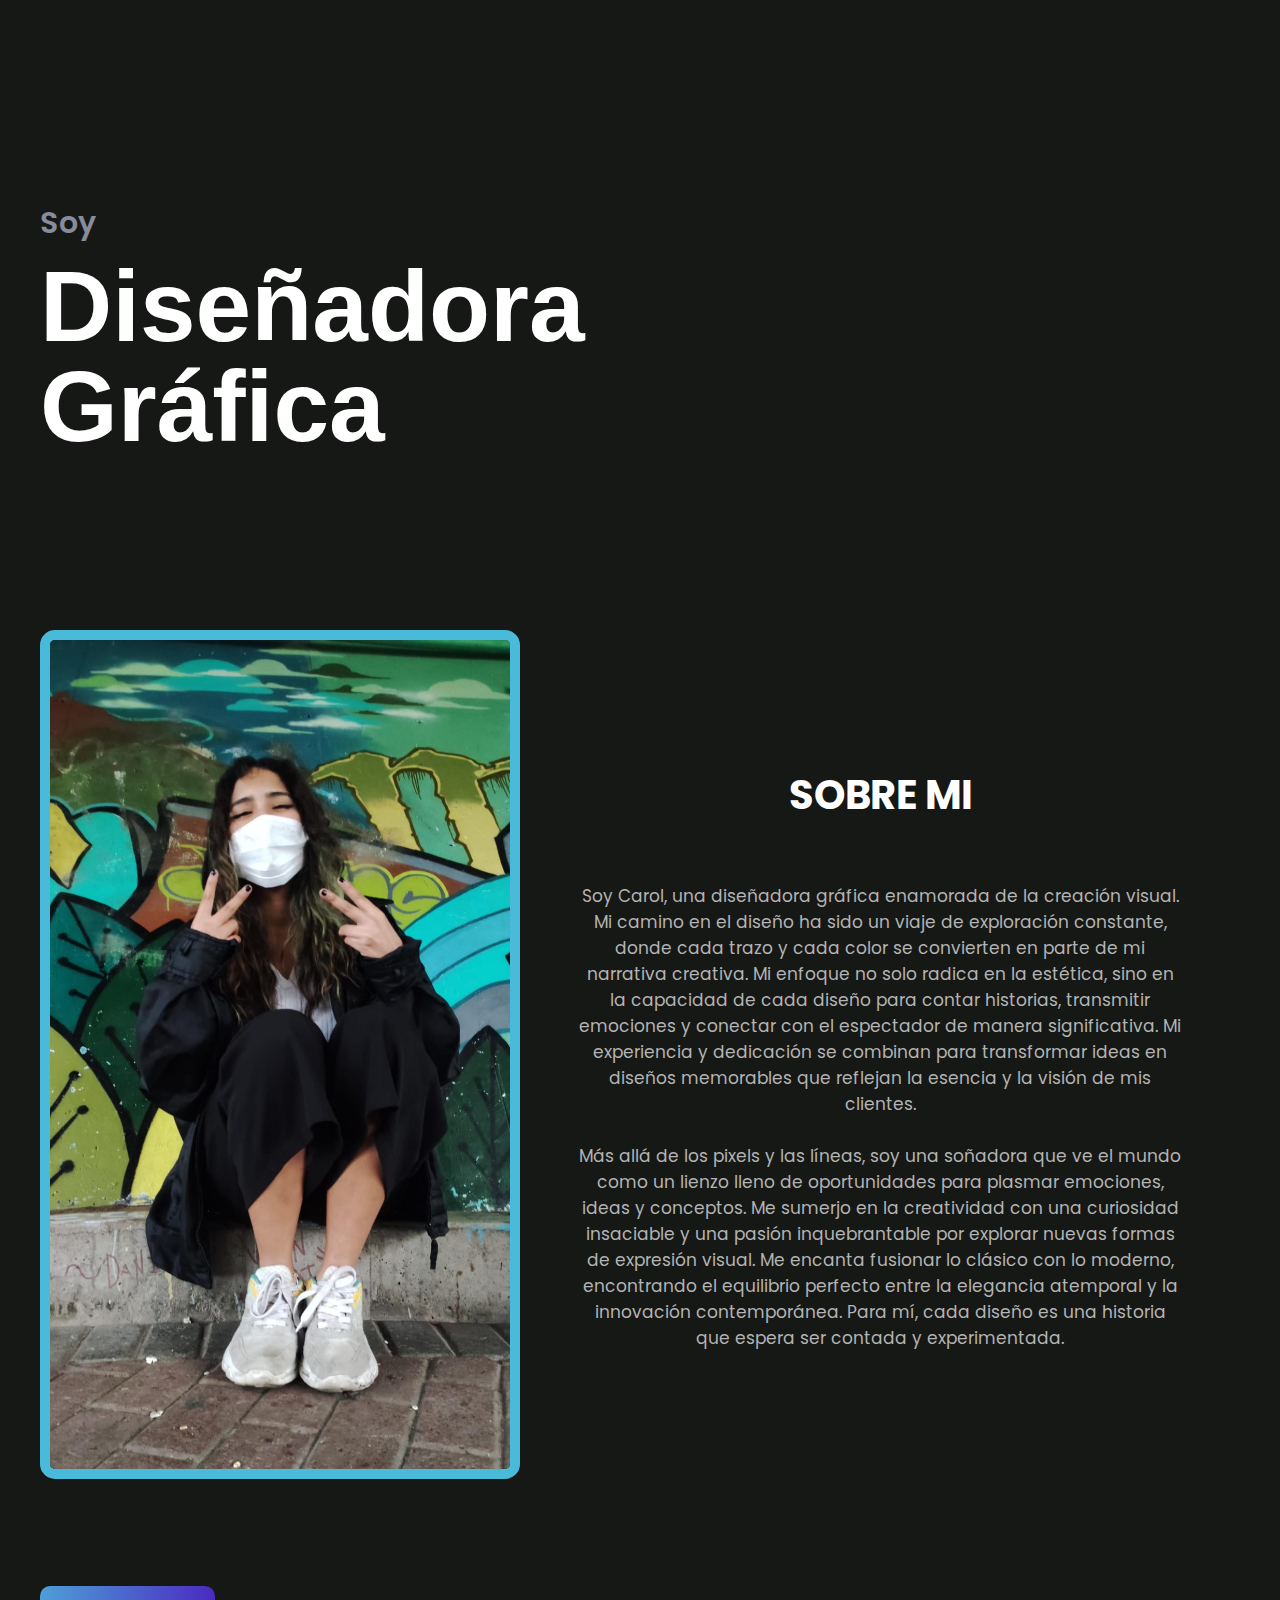
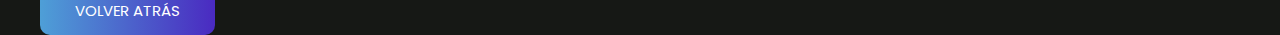
<file: about.html>
<!DOCTYPE html>
<html lang="en">

<head>
    <meta charset="UTF-8">
    <meta name="viewport" content="width=device-width, initial-scale=1.0">
    <title>Sobre mi</title>
    <link rel="stylesheet" href="about.css">
</head>

<body>

    <header class="header">
        <div class="header-content container">
            <div class="header-txt">
                <span>Soy</span>
                <h1>Diseñadora Gráfica</h1>
            </div>
        </div>
    </header>

    <section class="about container">
        <div class="about-img">
            <img src="img/about-2.jpg" alt="">
        </div>

        <div class="about-txt">
            <h2>Sobre mi</h2>
            <p>
                Soy Carol, una diseñadora gráfica enamorada de la creación visual. Mi camino en el diseño ha sido un viaje de exploración constante, donde cada trazo y cada color se convierten en parte de mi narrativa
                creativa. Mi enfoque no solo radica en la estética, sino en la capacidad de cada diseño para contar historias, transmitir emociones y conectar con el espectador de manera significativa. Mi experiencia y dedicación se combinan para transformar ideas en diseños memorables que reflejan la esencia y la visión
                de mis clientes. <br> <br>

                Más allá de los pixels y las líneas, soy una soñadora que ve el mundo como un lienzo lleno de
                oportunidades para plasmar emociones, ideas y conceptos. Me sumerjo en la creatividad con una curiosidad
                insaciable y una pasión inquebrantable por explorar nuevas formas de expresión visual. Me encanta
                fusionar lo clásico con lo moderno, encontrando el equilibrio perfecto entre la elegancia atemporal y la
                innovación contemporánea. Para mí, cada diseño es una historia que espera ser contada y experimentada.
            </p>
        </div>
    </section>

    <footer class="footer">
        <div class="footer-content container">
            <div class="link">
                <a href="index.html" class="btn-1">volver atrás</a> <br>
            </div>
        </div>
    </footer>

</body>

</html>
</file>
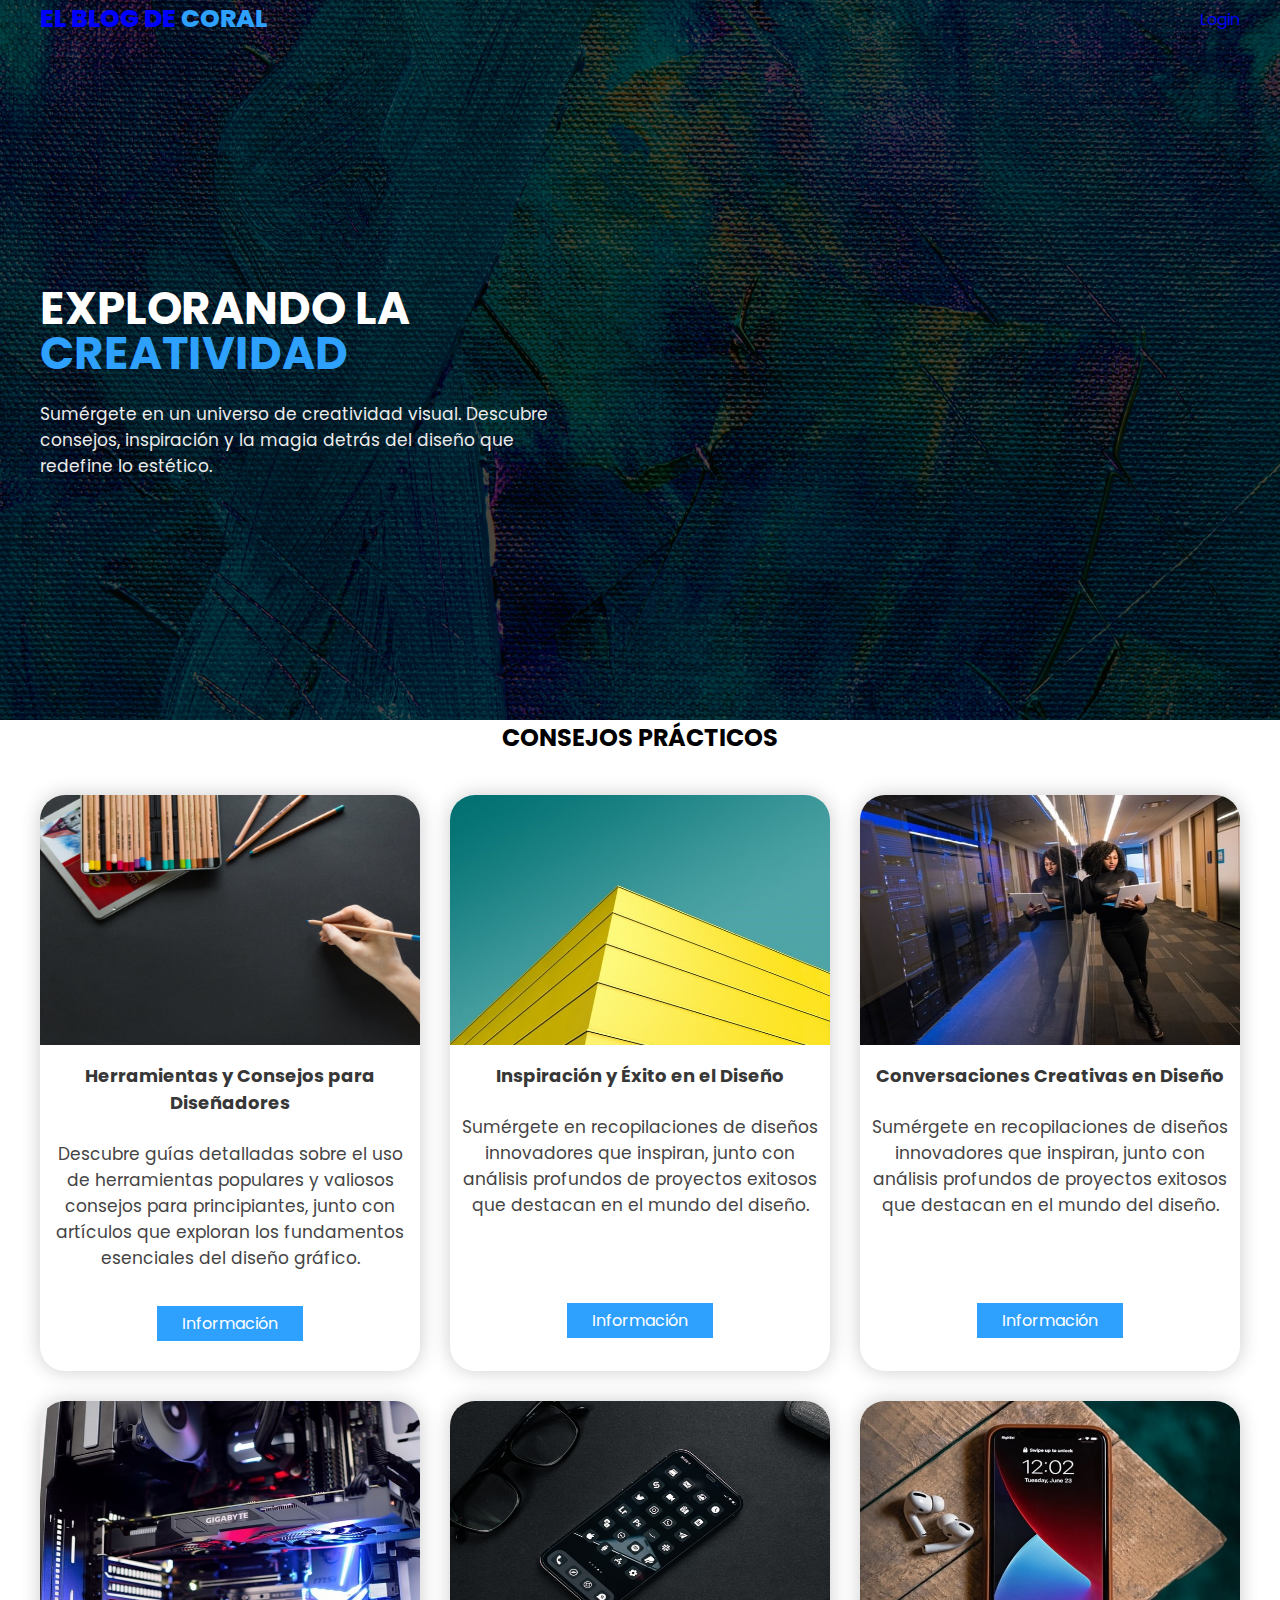
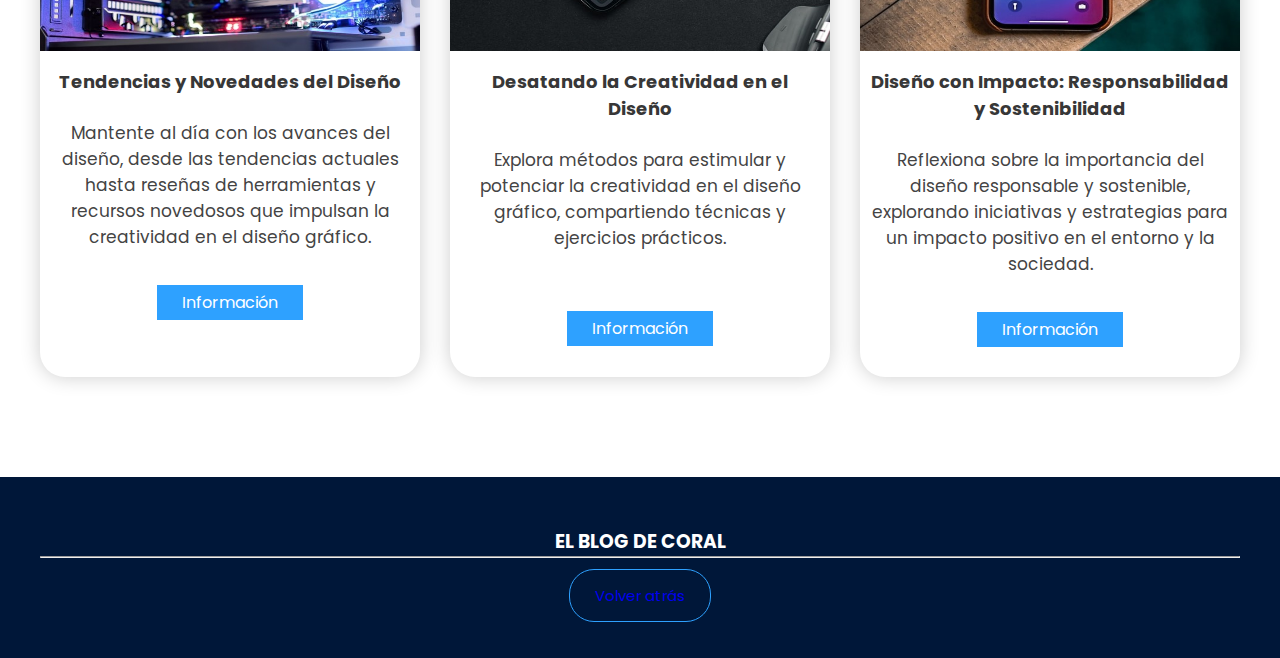
<file: Blog1.html>
<!DOCTYPE html>
<html lang="en">

<head>
    <meta charset="UTF-8">
    <meta name="viewport" content="width=device-width, initial-scale=1.0">
    <title>Mi Blog de Diseño</title>
    <link rel="stylesheet" href="Blog1.css">

<body>
    <header class="header">
        <div class="menu container">
            <a href="#" class="logo">El Blog de <span>Coral</span></a>
            <nav class="navbar">
                <ul>
                    <li><a href="https://accounts.google.com/AccountChooser/signinchooser?service=mail&continue=https%3A%2F%2Fmail.google.com%2Fmail%2F&flowName=GlifWebSignIn&flowEntry=AccountChooser&ec=asw-gmail-globalnav-signin&theme=glif">Login</a></li>
                </ul>
            </nav>
        </div>

        <div class="header-content container">
            <div class="header-txt">

                <h1>EXPLORANDO LA<SPAN> CREATIVIDAD</SPAN></h1>
                <P>Sumérgete en un universo de creatividad visual. Descubre consejos, inspiración y la magia detrás del
                    diseño que redefine lo estético.</P>
            </div>
        </div>
    </header>

    <main class="temas container">

        <h2>CONSEJOS PRÁCTICOS</h2>

        <div class="temas-content">
            <div class="tema">
                <img src="Blog1/post-4.jpg" alt="">
                    <div class="tema-txt">
                    <h3>Herramientas y Consejos para Diseñadores</h3>
                    <p>Descubre guías detalladas sobre el uso de herramientas populares y valiosos consejos para
                        principiantes, junto con artículos que exploran los fundamentos esenciales del diseño gráfico.
                    </p>
                    <a href="https://blog.hubspot.es/marketing/elementos-diseno-grafico" class="btn-1">Información</a>
                </div>
            </div>
            <div class="tema">
                <img src="Blog1/post-7.jpg" alt="">
                <div class="tema-txt">
                    <h3>Inspiración y Éxito en el Diseño</h3>
                    <p>Sumérgete en recopilaciones de diseños innovadores que inspiran, junto con análisis profundos de proyectos exitosos que destacan en el mundo del diseño.
                    </p> <br> <br>
                    <a href="https://www.tripadvisor.com.pe/Attractions-g294316-Activities-c49-t1-Lima_Lima_Region.html" class="btn-1">Información</a>
                </div>
            </div>
            <div class="tema">
                <img src="Blog1/post-2.jpg" alt="">
                <div class="tema-txt">
                    <h3>Conversaciones Creativas en Diseño</h3>
                    <p>Sumérgete en recopilaciones de diseños innovadores que inspiran, junto con análisis profundos de proyectos exitosos que destacan en el mundo del diseño.
                    </p> <br> <br>
                    <a href="https://www.artemiranda.es/blog/index.php/category/entrevistas_artistas_cursos/" class="btn-1">Información</a>
                </div>
            </div>
            <div class="tema">
                <img src="Blog1/post-5.jpg" alt="">
                <div class="tema-txt">
                    <h3>Tendencias y Novedades del Diseño</h3>
                    <p>Mantente al día con los avances del diseño, desde las tendencias actuales hasta reseñas de herramientas y recursos novedosos que impulsan la creatividad en el diseño gráfico.
                    </p>
                    <a href="https://www.thepowermba.com/es/blog/tendencias-de-diseno-grafico" class="btn-1">Información</a>
                </div>
            </div>
            <div class="tema">
                <img src="Blog1/post-6.jpg" alt="">
                <div class="tema-txt">
                    <h3>Desatando la Creatividad en el Diseño</h3>
                    <p>Explora métodos para estimular y potenciar la creatividad en el diseño gráfico, compartiendo técnicas y ejercicios prácticos.
                    </p> <br>
                    <a href="https://ts2.space/es/desatando-la-creatividad-el-papel-de-la-ia-en-el-arte-y-el-diseno/#gsc.tab=0" class="btn-1">Información</a>
                </div>
            </div>
            <div class="tema">
                <img src="Blog1/post-3.jpg" alt="">
                <div class="tema-txt">
                    <h3>Diseño con Impacto: Responsabilidad y Sostenibilidad</h3>
                    <p>Reflexiona sobre la importancia del diseño responsable y sostenible, explorando iniciativas y estrategias para un impacto positivo en el entorno y la sociedad.
                    </p>
                    <a href="https://responsabilidadsocial.net/disenos-sustentables-el-diseno-como-actividad-social/" class="btn-1">Información</a>
                </div>
            </div>
        </div>
    </main>

    <footer class="footer">
        <div class="footer-content container">
            <div class="link">
                <h3>EL BLOG DE CORAL</h3> <hr> <br>
                <a href="index.html" class="btn-2">Volver atrás</a>
            </div>
        </div>
    </footer>

</body>

</html>
</file>
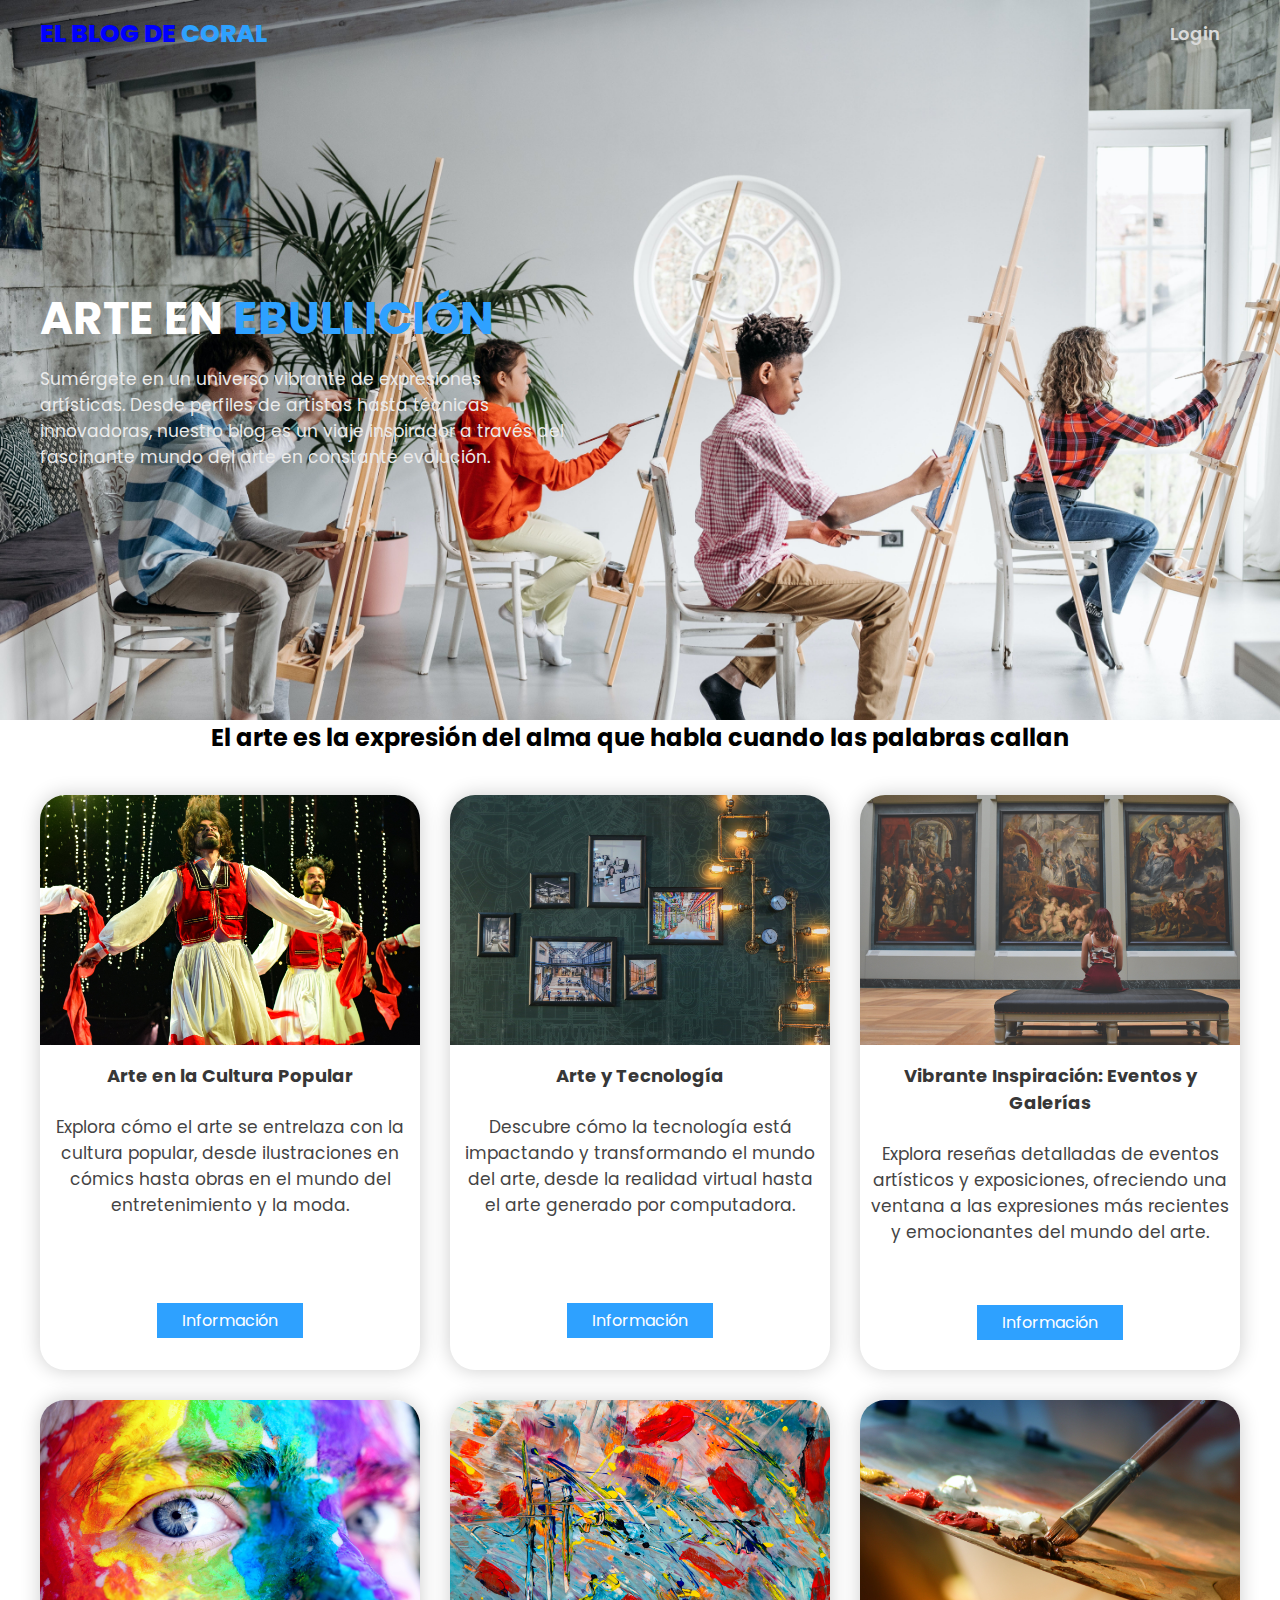
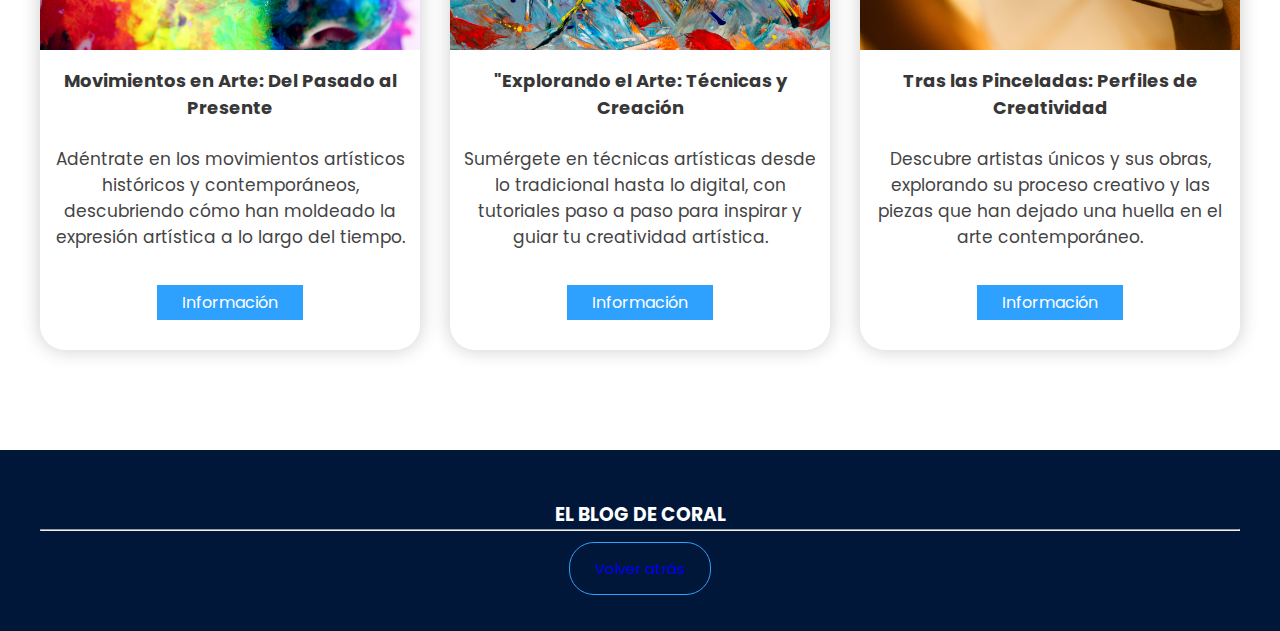
<file: Blog3.html>
<!DOCTYPE html>
<html lang="en">

<head>
    <meta charset="UTF-8">
    <meta name="viewport" content="width=device-width, initial-scale=1.0">
    <title>Mi Blog de Diseño</title>
    <link rel="stylesheet" href="Blog3.css">

<body>
    <header class="header">
        <div class="menu container">
            <a href="#" class="logo">El Blog de <span>Coral</span></a>
            <nav class="navbar">
                <ul>
                    <li><a href="https://accounts.google.com/AccountChooser/signinchooser?service=mail&continue=https%3A%2F%2Fmail.google.com%2Fmail%2F&flowName=GlifWebSignIn&flowEntry=AccountChooser&ec=asw-gmail-globalnav-signin&theme=glif">Login</a></li>
                </ul>
            </nav>
        </div>

        <div class="header-content container">
            <div class="header-txt">
                <h1>ARTE EN<SPAN> EBULLICIÓN</SPAN></h1>
                <P>Sumérgete en un universo vibrante de expresiones artísticas. Desde perfiles de artistas hasta técnicas innovadoras, nuestro blog es un viaje inspirador a través del fascinante mundo del arte en constante evolución.</P>
            </div>
        </div>
    </header>

    <main class="temas container">

        <h2>El arte es la expresión del alma que habla cuando las palabras callan</h2>

        <div class="temas-content">
            <div class="tema">
                <img src="Blog3/post-1.jpg" alt="">
                    <div class="tema-txt">
                    <h3>Arte en la Cultura Popular</h3>
                    <p>Explora cómo el arte se entrelaza con la cultura popular, desde ilustraciones en cómics hasta obras en el mundo del entretenimiento y la moda.
                    </p> <br> <br>
                    <a href="https://es.wikipedia.org/wiki/Artes_y_tradiciones_populares" class="btn-1">Información</a>
                </div>
            </div>
            <div class="tema">
                <img src="Blog3/post-2.jpg" alt="">
                <div class="tema-txt">
                    <h3>Arte y Tecnología</h3>
                    <p>Descubre cómo la tecnología está impactando y transformando el mundo del arte, desde la realidad virtual hasta el arte generado por computadora.
                    </p> <br> <br>
                    <a href="https://www.anahuac.mx/mexico/noticias/Fusion-perfecta-Arte-y-tecnologia" class="btn-1">Información</a>
                </div>
            </div>
            <div class="tema">
                <img src="Blog3/post-3.jpg" alt="">
                <div class="tema-txt">
                    <h3>Vibrante Inspiración: Eventos y Galerías</h3>
                    <p>Explora reseñas detalladas de eventos artísticos y exposiciones, ofreciendo una ventana a las expresiones más recientes y emocionantes del mundo del arte.
                    </p> <br>
                    <a href="https://enlima.pe/agenda/exposiciones" class="btn-1">Información</a>
                </div>
            </div>
            <div class="tema">
                <img src="Blog3/post-4.jpg" alt="">
                <div class="tema-txt">
                    <h3>Movimientos en Arte: Del Pasado al Presente</h3>
                    <p> Adéntrate en los movimientos artísticos históricos y contemporáneos, descubriendo cómo han moldeado la expresión artística a lo largo del tiempo.
                    </p>
                    <a href="https://www.escueladesarts.com/blog/movimientos-artisticos-importantes-historia/" class="btn-1">Información</a>
                </div>
            </div>
            <div class="tema">
                <img src="Blog3/post-5.jpg" alt="">
                <div class="tema-txt">
                    <h3>"Explorando el Arte: Técnicas y Creación</h3>
                    <p> Sumérgete en técnicas artísticas desde lo tradicional hasta lo digital, con tutoriales paso a paso para inspirar y guiar tu creatividad artística.
                    </p> 
                    <a href="https://www.youtube.com/playlist?list=PLaaCw50nOBXWtKeycCC0Uaz2rLyX7oAm1" class="btn-1">Información</a>
                </div>
            </div>
            <div class="tema">
                <img src="Blog3/post-6.jpg" alt="">
                <div class="tema-txt">
                    <h3>Tras las Pinceladas: Perfiles de Creatividad</h3>
                    <p>Descubre artistas únicos y sus obras, explorando su proceso creativo y las piezas que han dejado una huella en el arte contemporáneo.
                    </p>
                    <a href="https://www.elledecor.com/es/arte/a39595095/cuadros-famosos-historia-obras-arte/" class="btn-1">Información</a>
                </div>
            </div>
        </div>
    </main>

    <footer class="footer">
        <div class="footer-content container">
            <div class="link">
                <h3>EL BLOG DE CORAL</h3> <hr> <br>
                <a href="index.html" class="btn-2">Volver atrás</a>
            </div>
        </div>
    </footer>

</body>

</html>
</file>
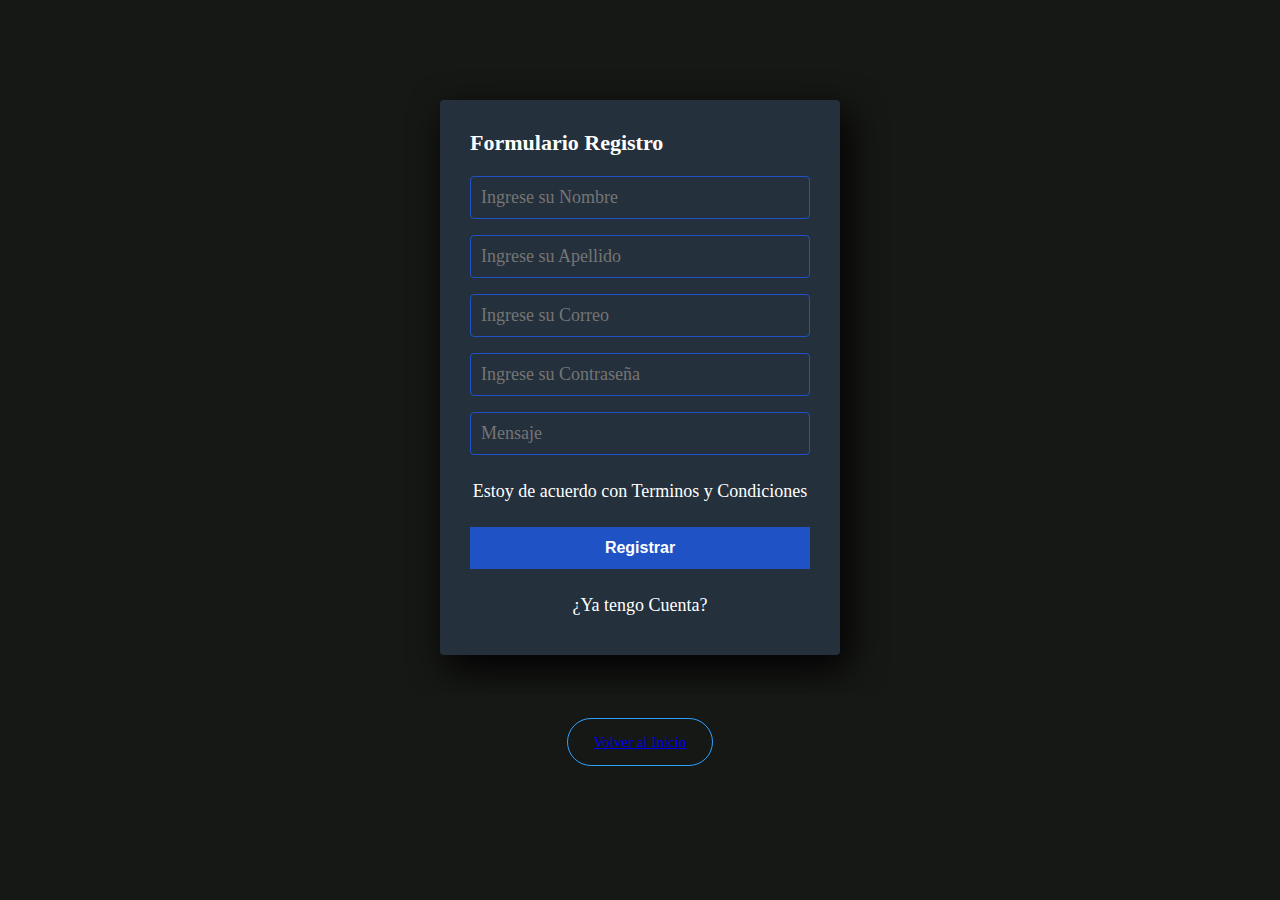
<file: form.html>
<!DOCTYPE html>
<html lang="en">

<head>
    <meta charset="UTF-8">
    <meta name="viewport" content="width=device-width, initial-scale=1.0">
    <meta http-equiv="X-UA-Compatible" content="ie=edge">
    <link rel="stylesheet" href="form.css">
    <link rel="shortcut icon" href="img/icon.png" type="image/x-icon">
    <title>Formulario Registro</title>
</head>

<body>
    <section class="form-register">
        <h4>Formulario Registro</h4>
        <input class="controls" type="text" name="nombres" id="nombres" placeholder="Ingrese su Nombre">
        <input class="controls" type="text" name="apellidos" id="apellidos" placeholder="Ingrese su Apellido">
        <input class="controls" type="email" name="correo" id="correo" placeholder="Ingrese su Correo">
        <input class="controls" type="password" name="correo" id="correo" placeholder="Ingrese su Contraseña">
        <input class="controls" type="messenger" name="correo" id="correo" placeholder="Mensaje">
        <p>Estoy de acuerdo con <a href="#">Terminos y Condiciones</a></p>
        <div>
            <input class="botons" type="submit" name="Registrar" value="Registrar" />
        </div>
        <p><a href="#">¿Ya tengo Cuenta?</a></p>
    </section>

    <footer class="footer">
        <div class="footer-content container">
            <div class="link">
                <a href="index.html" class="btn-1">Volver al Inicio</a> <br>
            </div>
            
        </div>
    </footer>

</body>

</html>
</file>
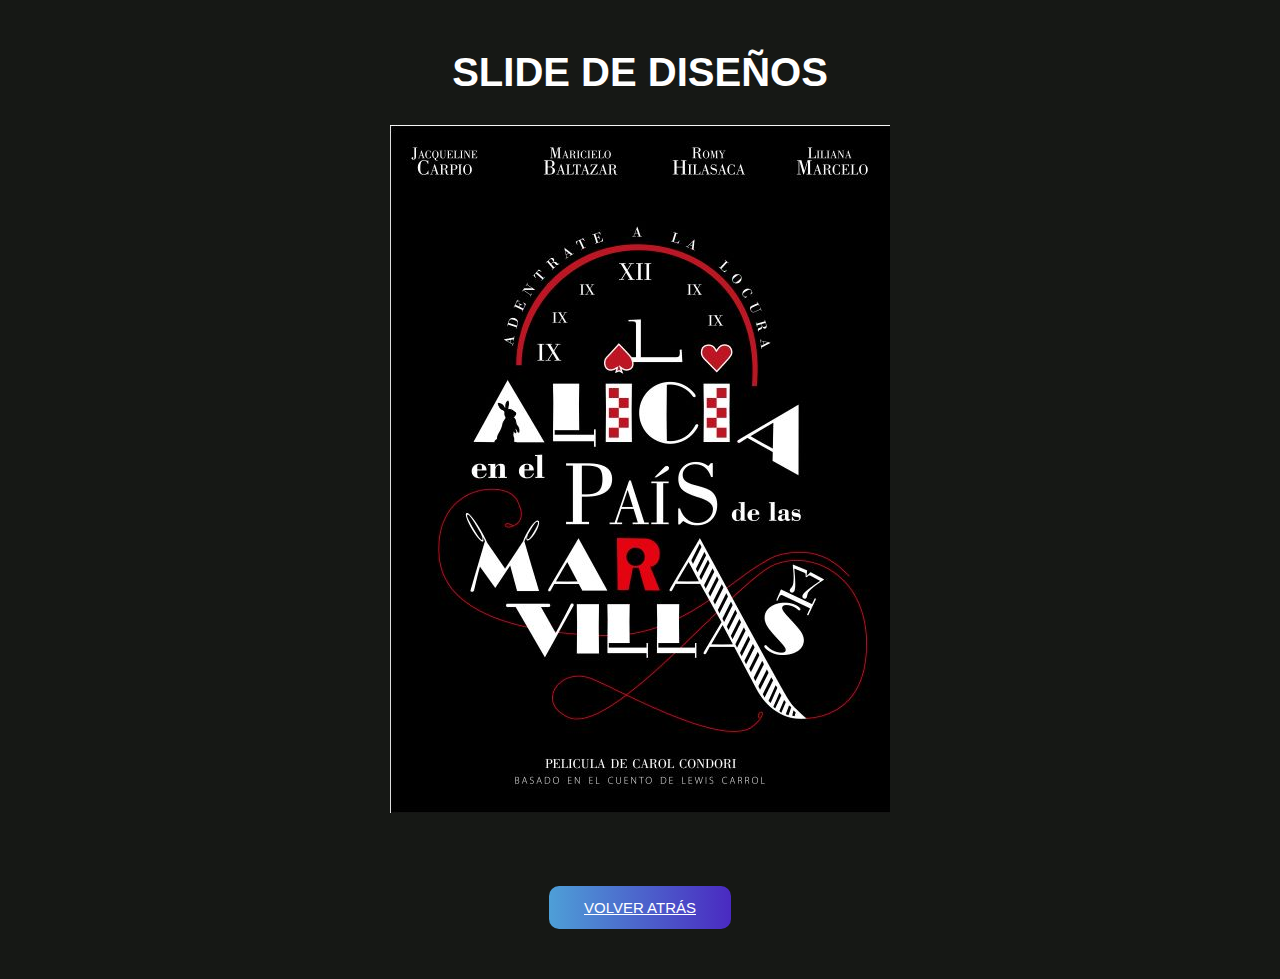
<file: portfolio1.html>
<!DOCTYPE html>
<html lang="es">
<head>
    <meta charset="UTF-8">
    <meta name="viewport" content="width=device-width, initial-scale=1.0">
    <title>Galeria</title>
    <link rel="stylesheet" href="portfolio1.css">
    <link rel="shortcut icon" href="img/icon.png" type="image/x-icon">
</head>
<body>

    <h2 class="titulo">SLIDE DE DISEÑOS</h2>
    
    <div class="slider-box">
        <ul>
            <li>
                <img src="diseños/dis1.jpg" alt="">
            </li>
            <li>
                <img src="diseños/dis2.jpg" alt="">
            </li>
            <li>
                <img src="diseños/dis3.jpg" alt="">
            </li>
            <li>
                <img src="diseños/dis4.jpg" alt="">
            </li>
        </ul>
    </div>

    <footer class="footer">
        <div class="footer-content container">
            <div class="link">
                <a href="index.html" class="btn-1">Volver atrás</a>
            </div>
        </div>
    </footer>
</body>
</html>
</file>
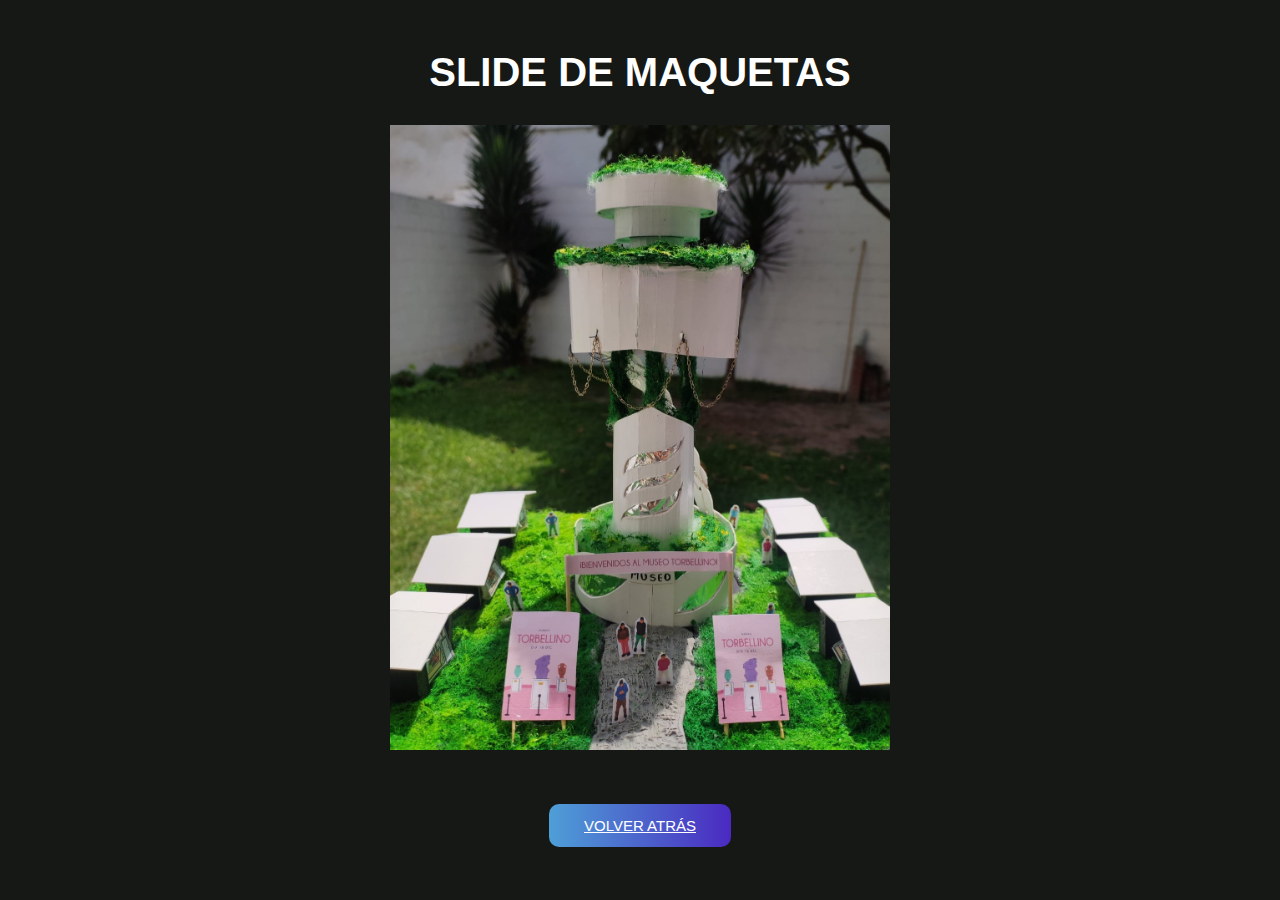
<file: portfolio2.html>
<!DOCTYPE html>
<html lang="es">
<head>
    <meta charset="UTF-8">
    <meta name="viewport" content="width=device-width, initial-scale=1.0">
    <title>Galeria</title>
    <link rel="stylesheet" href="portfolio2.css">
    <link rel="shortcut icon" href="img/icon.png" type="image/x-icon">
</head>
<body>

    <h2 class="titulo">SLIDE DE MAQUETAS</h2>
    
    <div class="slider-box">
        <ul>
            <li>
                <img src="maquetas/maq-1.jpg" alt="">
            </li>
            <li>
                <img src="maquetas/maq-2.jpg" alt="">
            </li>
            <li>
                <img src="maquetas/maq-3.jpg" alt="">
            </li>
            <li>
                <img src="maquetas/maq-4.jpg" alt="">
            </li>
            
        </ul>
    </div>

    <footer class="footer">
        <div class="footer-content container">
            <div class="link">
                <a href="index.html" class="btn-1">Volver atrás</a>
            </div>
        </div>
    </footer>
</body>
</html>
</file>
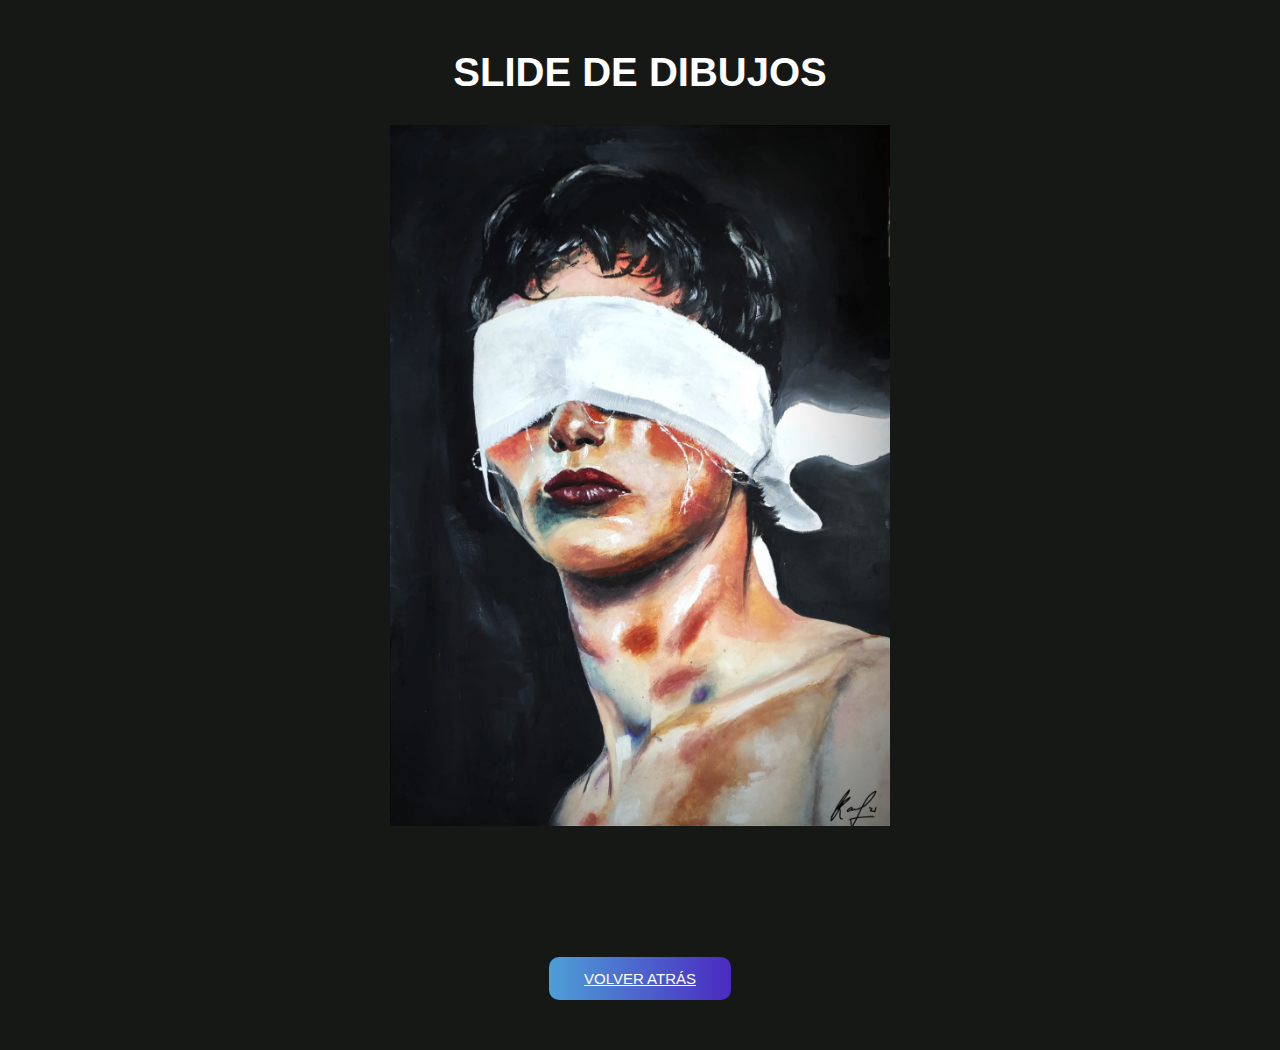
<file: portfolio3.html>
<!DOCTYPE html>
<html lang="es">
<head>
    <meta charset="UTF-8">
    <meta name="viewport" content="width=device-width, initial-scale=1.0">
    <title>Galeria</title>
    <link rel="stylesheet" href="portfolio3.css">
    <link rel="shortcut icon" href="img/icon.png" type="image/x-icon">
</head>
<body>

    <h2 class="titulo">SLIDE DE DIBUJOS</h2>
    
    <div class="slider-box">
        <ul>
            <li>
                <img src="dibujos/dib1.jpg" alt="">
            </li>
            <li>
                <img src="dibujos/dib2.jpg" alt="">
            </li>
            <li>
                <img src="dibujos/dib3.jpg" alt="">
            </li>
            <li>
                <img src="dibujos/dib4.jpg" alt="">
            </li>
        </ul>
    </div>

    <footer class="footer">
        <div class="footer-content container">
            <div class="link">
                <a href="index.html" class="btn-1">Volver atrás</a>
            </div>
        </div>
    </footer>
</body>
</html>
</file>
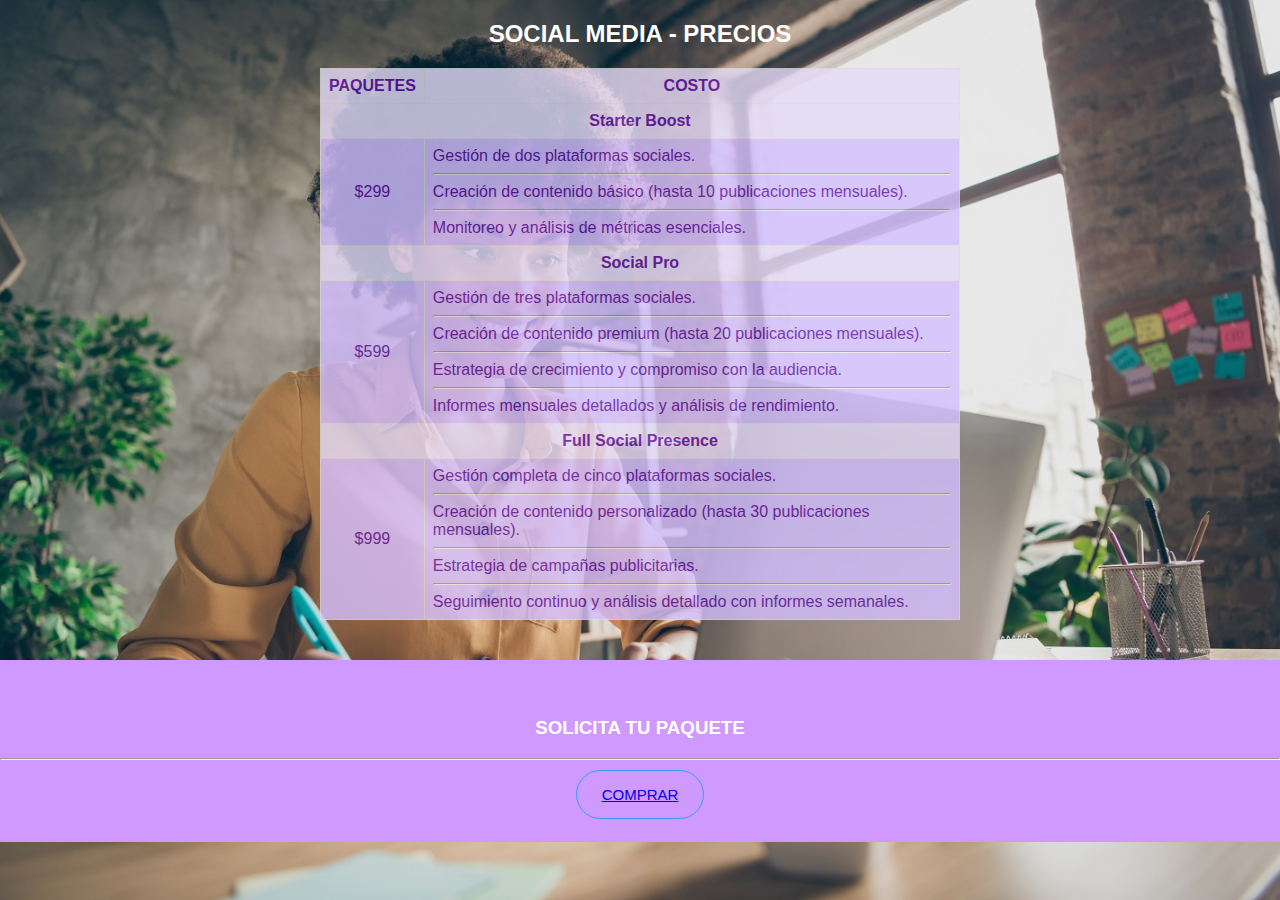
<file: servicio1.html>
<!DOCTYPE html>
<html lang="en">
<head>
    <meta charset="UTF-8">
    <meta name="viewport" content="width=device-width, initial-scale=1.0">
    <title>Social Media - Precios</title>
    <link rel="stylesheet" href="servicio1.css">
</head>
<body>
  
    <h2>SOCIAL MEDIA - PRECIOS</h2>

    <table class="lila-claro">
        <thead>
            <tr>
                <th class="centrar">PAQUETES</th>
                <th class="centrar">COSTO</th>
            </tr>
        </thead>
        <tbody>
            <tr>
                <th colspan="2" class="centrar">Starter Boost</th>
            </tr>

            <tr>
                <td class="centrar"> $299</td>
                <td>Gestión de dos plataformas sociales. <hr>
                    Creación de contenido básico (hasta 10 publicaciones mensuales). <hr>
                    Monitoreo y análisis de métricas esenciales.</td>
            </tr>

            <tr>
                <th colspan="2" class="centrar">Social Pro</th>
            </tr>

            <tr>
                <td class="centrar">$599</td>
                <td>Gestión de tres plataformas sociales. <hr>
                    Creación de contenido premium (hasta 20 publicaciones mensuales). <hr>
                    Estrategia de crecimiento y compromiso con la audiencia. <hr>
                    Informes mensuales detallados y análisis de rendimiento.</td>
            </tr>

            <tr>
                <th colspan="2" class="centrar">Full Social Presence</th>
            </tr>

            <tr>
                <td class="centrar"> $999</td>
                <td>Gestión completa de cinco plataformas sociales. <hr>
                    Creación de contenido personalizado (hasta 30 publicaciones mensuales). <hr>
                    Estrategia de campañas publicitarias. <hr>
                    Seguimiento continuo y análisis detallado con informes semanales.</td>
            </tr>

    </table>

    <footer class="footer">
        <div class="footer-content container">
            <div class="link">
                <h3>SOLICITA TU PAQUETE</h3> <hr> <br>
                <a href="form.html" class="btn-2">COMPRAR</a> <br>
            </div>
            
        </div>
    </footer>

</body>
</html>
</file>
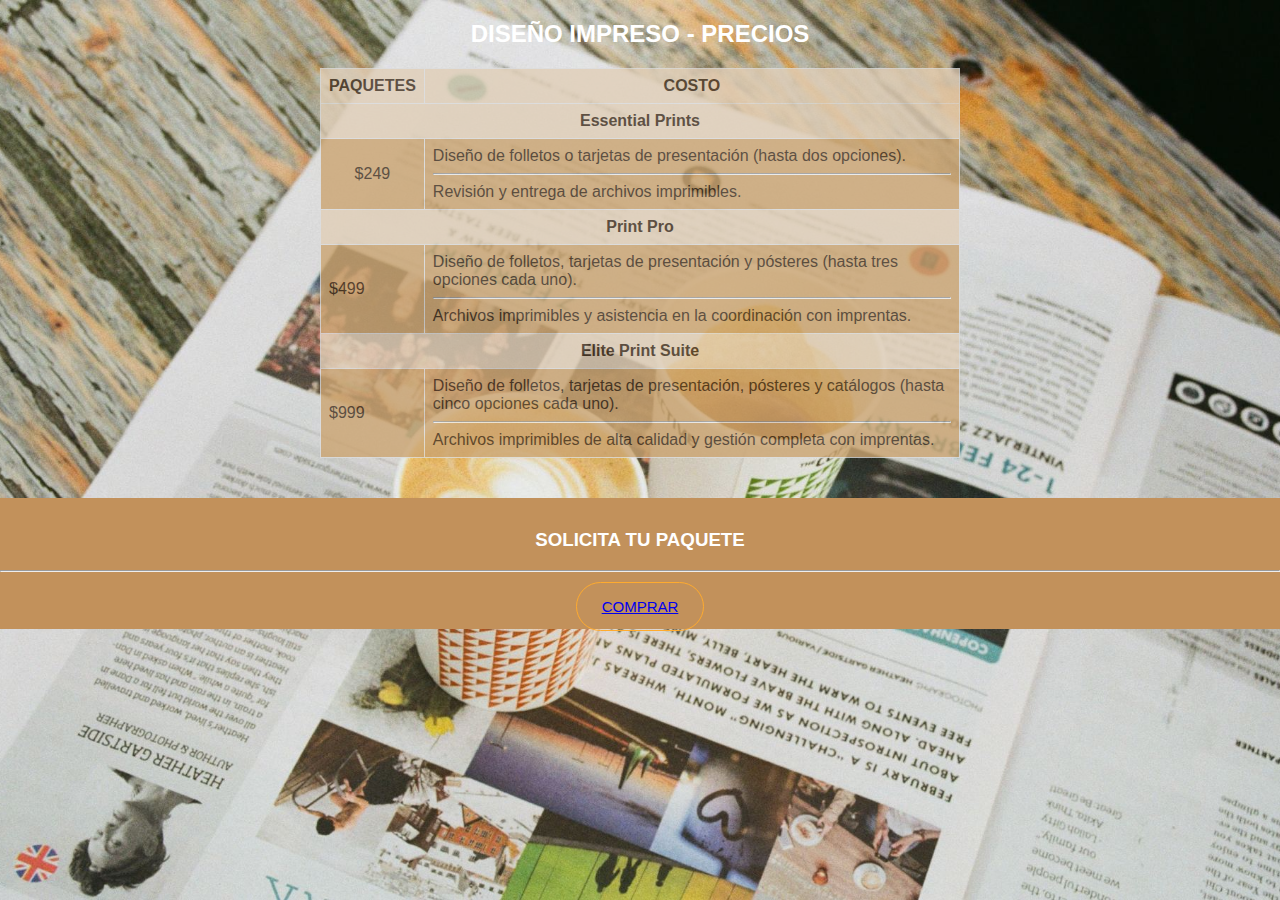
<file: servicio2.html>
<!DOCTYPE html>
<html lang="en">
<head>
    <meta charset="UTF-8">
    <meta name="viewport" content="width=device-width, initial-scale=1.0">
    <title>Diseño Impreso - Precios</title>
    <link rel="stylesheet" href="servicio2.css">
</head>
<body>
  
    <h2>DISEÑO IMPRESO - PRECIOS</h2>
  

    <table class="marron-claro">
        <thead>
            <tr>
                <th class="centrar">PAQUETES</th>
                <th class="centrar">COSTO</th>
            </tr>
        </thead>
        <tbody>
            <tr>
                <th colspan="2" class="centrar">Essential Prints</th>
            </tr>

            <tr>
                <td class="centrar"> $249</td>
                <td>Diseño de folletos o tarjetas de presentación (hasta dos opciones). <hr>
                    Revisión y entrega de archivos imprimibles.</td>
            </tr>

            <tr>
                <th colspan="2" class="centrar">Print Pro</th>
            </tr>

            <tr>
                <td class="center">$499</td>
                <td>Diseño de folletos, tarjetas de presentación y pósteres (hasta tres opciones cada uno). <hr>
                    Archivos imprimibles y asistencia en la coordinación con imprentas.</td>
            </tr>

            <tr>
                <th colspan="2" class="centrar">Elite Print Suite</th>
            </tr>

            <tr>
                <td> $999</td>
                <td>Diseño de folletos, tarjetas de presentación, pósteres y catálogos (hasta cinco opciones cada uno). <hr>
                    Archivos imprimibles de alta calidad y gestión completa con imprentas.</td>
            </tr>

    </table>

    <footer class="footer">
        <div class="footer-content container">
            <div class="link">
                <h3>SOLICITA TU PAQUETE</h3> <hr> <br>
                <a href="form.html" class="btn-2">COMPRAR</a> <br>
            </div>
            
        </div>
    </footer>

</body>
</html>
</file>
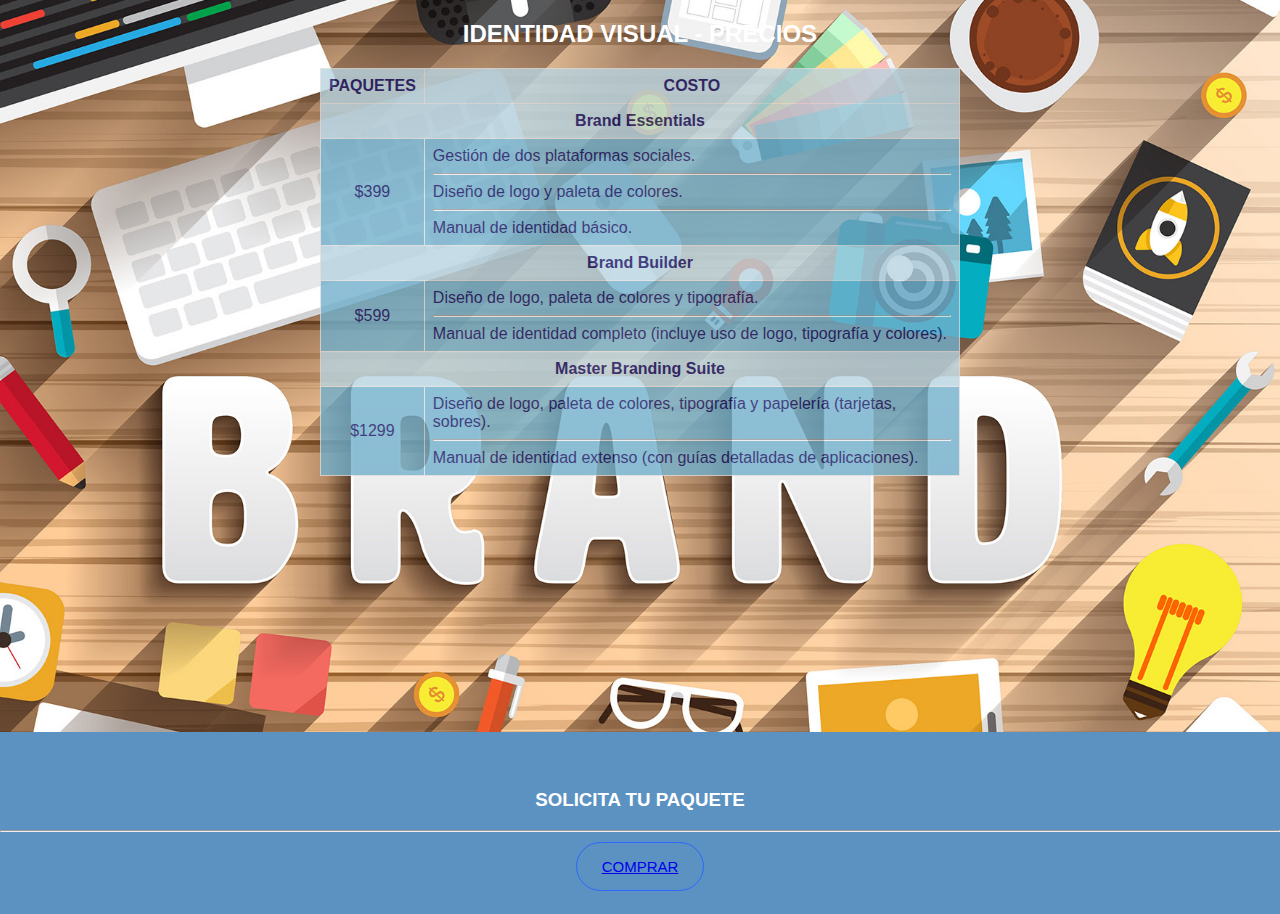
<file: servicio3.html>
<!DOCTYPE html>
<html lang="en">
<head>
    <meta charset="UTF-8">
    <meta name="viewport" content="width=device-width, initial-scale=1.0">
    <title>Identidad Visual - Precios</title>
    <link rel="stylesheet" href="servicio3.css">
</head>
<body>
  
    <h2>IDENTIDAD VISUAL - PRECIOS</h2>
  

    <table class="azul-claro">
        <thead>
            <tr>
                <th class="centrar">PAQUETES</th>
                <th class="centrar">COSTO</th>
            </tr>
        </thead>
        <tbody>
            <tr>
                <th colspan="2" class="centrar">Brand Essentials</th>
            </tr>

            <tr>
                <td class="centrar"> $399</td>
                <td>Gestión de dos plataformas sociales. <hr>
                    Diseño de logo y paleta de colores. <hr>
                    Manual de identidad básico.</td>
            </tr>

            <tr>
                <th colspan="2" class="centrar">Brand Builder</th>
            </tr>

            <tr>
                <td class="centrar">$599</td>
                <td>Diseño de logo, paleta de colores y tipografía. <hr>
                    Manual de identidad completo (incluye uso de logo, tipografía y colores).</td>
            </tr>

            <tr>
                <th colspan="2" class="centrar">Master Branding Suite</th>
            </tr>

            <tr>
                <td class="centrar"> $1299</td>
                <td>Diseño de logo, paleta de colores, tipografía y papelería (tarjetas, sobres). <hr>
                    Manual de identidad extenso (con guías detalladas de aplicaciones).</td>
            </tr>

    </table>

    <footer class="footer">
        <div class="footer-content container">
            <div class="link">
                <h3>SOLICITA TU PAQUETE</h3> <hr> <br>
                <a href="form.html" class="btn-2">COMPRAR</a> <br>
            </div>
            
        </div>
    </footer>

</body>
</html>
</file>
<file: about.css>
@import url('https://fonts.googleapis.com/css2?family=Open+Sans:wght@300&family=Poppins:wght@100;300;600;800&display=swap');

*{
    margin: 0;
    padding: 0;
    box-sizing: border-box;
    list-style: none;
    text-decoration: none;
}

body {
    font-family: 'Poppins', sans-serif;
    background-color: #161815;
}

img {
    max-width: 100%;
}

.container {
    max-width: 1200px;
    margin: 0 auto;
}


.logo {
    color: #49bada;
    font-size: 25px;
    font-weight: 800;
    text-transform: uppercase;
}

.header {
    display: flex;
    align-items: center;
    min-height: 70vh;
    padding: 50px 0 0 0;
}

.header-content {
    display: flex;
    flex: 1;
}

.header-txt {
    flex-basis: 50%;
}

.header-txt span {
    font-size: 30px;
    font-weight: 600;
    color: #868b9e;
}

.header-txt h1 {
    font-size: 100px;
    color: #ffffff;
    line-height: 1;
    font-family: 'Bebas Neue', sans-serif;
    margin: 10px 0 25px 0;
}

.about {
    padding: 0 0 100px 0;
    display: flex;
    align-items: center;
}

.about-img {
flex-basis: 40%;
}

img{
    width: 550px;
    border-radius: 15px;
    border: 10px solid #49bada;
} 

.about-txt {
    flex-basis: 60%;
}

h2 {
    font-size: 40px;
    text-transform: uppercase;
    color:#ffffff;
    margin: 8%;
    text-align: center;
}

.about-txt p {
    color: #b3b3b3;
    font-size: 17px;
    margin: 8%;
    text-align: center;
}

.btn-1 {
    display: inline-block;
    padding: 13px 35px;
    background: linear-gradient(90deg, rgba(78,159,215,1)0%, rgba(74,42,193,1)100%);
    color: #ffffff;
    text-transform: uppercase;
    font-size: 15px;
    border-radius: 10px;
}


@media (max-width:991px) {

    .header {
        min-height: 0vh;
        padding: 100px 30px 30px 30px;
    }

    .header-content {
        flex-direction: column;
        text-align: center;
    }

    .header-txt h1 {
        font-size: 70px;
    }

    .about {
        padding: 30px;
        flex-direction: column;
        text-align: center;
    }

    .about-img {
        text-align: center;
    }

    .img {
        width: 250px;
    }
}
</file>
<file: Blog1.css>
@import url('https://fonts.googleapis.com/css2?family=Open+Sans:wght@300&family=Poppins:wght@100;300;600;800&display=swap');

*{
    margin: 0;
    padding: 0;
    box-sizing: border-box;
    text-decoration: none;
    list-style: none;
}

body {
    font-family: 'Poppins', sans-serif;
}

img {
    max-width: 100%;
}

.container {
    max-width: 1200px;
    margin: 0 auto;
}

.header {
    background-image: linear-gradient(
        rgba(0,0,0,0.7),
        rgba(0,0,0,0.7)),
        url(Blog1/post-1.jpg);;
    background-position: top center;
    background-repeat: no-repeat;
    background-size: cover;
    display: flex;
    align-items: center;
    min-height: 80vh;
    padding: 80px 0 0 0;
}

.menu {
    position: absolute;
    top: 0;
    right: 0;
    left: 0;
    display: flex;
    align-items: center;
    justify-content: space-between;
}

.logo {
    color:blue;
    font-size: 25px;
    font-weight:800;
    text-transform: uppercase;
}

.header-txt {
    width: 50%;
    padding-right: 75px;
}

.header-txt h1 {
    color:#FFFFFF;
    font-size: 45px;
    line-height: 1;
    text-transform: capitalize;
    margin-bottom: 25px;
}

span {
    color:#2EA1FF;
}

p {
    font-size: 17px;
    color:#EBEBEB;
    margin-bottom: 35px;
}

.btn-1 {
    display: inline-block;
    padding: 13px 35px;
    background-color: #2EA1FF;
    color:#FFFFFF;
}

.temas {
    padding: 0 0 100px 0;
    text-align: center;
}

.temas h2{
    margin-bottom: 40px;
}

.temas-content {
    display: grid;
    grid-template-columns: repeat(3, 1fr);
    gap:30px;
}

.tema {
    box-shadow: 0 0 20px rgba(0, 0, 0, 0.2);
    border-radius: 25px;
}

.tema img{
    border-radius: 25px 25px 0 0;
    width: 100%;
    height: 250px;
}

.tema-txt {
    padding: 10px 10px 30px 10px;
}

.tema-txt h3 {
    font-size: 18px;
    color: #373737;
    margin-bottom: 25px;
}

.tema-txt p {
    color: #444444;
}

.btn-1{
    padding: 5px 25px;
}

.footer{
    background-color: #001739;
    padding: 50px 0;
    text-align: center;
    color: #FFFFFF;
}

.btn-2 {
    padding: 15px 25px;
    border: 1px solid #2EA1FF;
    border-radius: 25px;
    font-size: 15px;
    margin: 50px;
}

@media (max-width:991px) {
    .menu {
        padding:20px;
    }

    .menu label {
        display: initial;
    }

    .menú .navbar {
        position:absolute;
        top:100%;
        left:0;
        right: 0;
        background-color: #2EA1FF;
        display: none;
    }

    .menu .navbar ul li a:hover {
        color: #001739;
    }

    .menu .navbar ul li{
        width: 100%;
    }

    #menu:checked ~ .navbar {
        display: initial;
    }

    .header {
        background-position: left;
        min-height: 0vh;
        padding: 100px 30px;
    }

    .header-txt {
        width: 100%;
        text-align: center;
        padding: 0;
    }

    .temas {
        padding: 30px;
    }

    .temas-content {
        padding: 0 30px;
        grid-template-columns: repeat(1,1fr);
    }

    .footer {
        padding: 30px;
    }

    .footer-content {
        flex-direction: column;
        text-align: center;
    }
}
</file>
<file: Blog3.css>
@import url('https://fonts.googleapis.com/css2?family=Open+Sans:wght@300&family=Poppins:wght@100;300;600;800&display=swap');

*{
    margin: 0;
    padding: 0;
    box-sizing: border-box;
    text-decoration: none;
    list-style: none;
}

body {
    font-family: 'Poppins', sans-serif;
}

img {
    max-width: 100%;
}

.container {
    max-width: 1200px;
    margin: 0 auto;
}

.header {
    background-image: url(Blog3/portada.jpg);
    background-position: top center;
    background-repeat: no-repeat;
    background-size: cover;
    display: flex;
    align-items: center;
    min-height: 80vh;
    padding: 80px 0 0 0;
}

.menu {
    position: absolute;
    top: 0;
    right: 0;
    left: 0;
    display: flex;
    align-items: center;
    justify-content: space-between;
}

.logo {
    color:blue;
    font-size: 25px;
    font-weight: 800;
    text-transform: uppercase;
}

.menu .navbar ul li{
    position:relative;
    float: left;
}

.menu .navbar ul li a {
    font-size: 18px;
    padding: 20px;
    color: #d9d9d9;
    display: block;
    font-weight: 600;
}

.menu .navbar ul li a:hover{
    color:#FFFFFF
}

#menu {
    display: none;
}

.menu-icono {
    width: 25px;
}

.menu label {
    cursor: pointer;
    display:none;
}

.header-txt {
    width: 50%;
    padding-right: 75px;
}

.header-txt h1 {
    color:#FFFFFF;
    font-size: 45px;
    line-height: 1;
    text-transform: capitalize;
    margin-bottom: 25px;
}

span {
    color:#2EA1FF;
}

p {
    font-size: 17px;
    color:#EBEBEB;
    margin-bottom: 35px;
}

.btn-1 {
    display: inline-block;
    padding: 13px 35px;
    background-color: #2EA1FF;
    color:#FFFFFF;
}

.temas {
    padding: 0 0 100px 0;
    text-align: center;
}

.temas h2{
    margin-bottom: 40px;
}

.temas-content {
    display: grid;
    grid-template-columns: repeat(3, 1fr);
    gap:30px;
}

.tema {
    box-shadow: 0 0 20px rgba(0, 0, 0, 0.2);
    border-radius: 25px;
}

.tema img{
    border-radius: 25px 25px 0 0;
    width: 100%;
    height: 250px;
}

.tema-txt {
    padding: 10px 10px 30px 10px;
}

.tema-txt h3 {
    font-size: 18px;
    color: #373737;
    margin-bottom: 25px;
}

.tema-txt p {
    color: #444444;
}

.btn-1{
    padding: 5px 25px;
}

.footer{
    background-color: #001739;
    padding: 50px 0;
    text-align: center;
    color: #FFFFFF;
}

.btn-2 {
    padding: 15px 25px;
    border: 1px solid #2EA1FF;
    border-radius: 25px;
    font-size: 15px;
    margin: 50px;
}

@media (max-width:991px) {
    .menu {
        padding:20px;
    }

    .menu label {
        display: initial;
    }

    .menú .navbar {
        position:absolute;
        top:100%;
        left:0;
        right: 0;
        background-color: #2EA1FF;
        display: none;
    }

    .menu .navbar ul li a:hover {
        color: #001739;
    }

    .menu .navbar ul li{
        width: 100%;
    }

    #menu:checked ~ .navbar {
        display: initial;
    }

    .header {
        background-position: left;
        min-height: 0vh;
        padding: 100px 30px;
    }

    .header-txt {
        width: 100%;
        text-align: center;
        padding: 0;
    }

    .temas {
        padding: 30px;
    }

    .temas-content {
        padding: 0 30px;
        grid-template-columns: repeat(1,1fr);
    }

    .footer {
        padding: 30px;
    }

    .footer-content {
        flex-direction: column;
        text-align: center;
    }
}
</file>
<file: form.css>
* {
    margin: 0;
    padding: 0;
    box-sizing: border-box;
  }
  
  body {
    background-color: #161815;
  }
  
  .form-register {
    width: 400px;
    background: #24303c;
    padding: 30px;
    margin: auto;
    margin-top: 100px;
    border-radius: 4px;
    font-family: 'calibri';
    color: white;
    box-shadow: 7px 13px 37px #000;
  }
  
  .form-register h4 {
    font-size: 22px;
    margin-bottom: 20px;
  }
  
  .controls {
    width: 100%;
    background: #24303c;
    padding: 10px;
    border-radius: 4px;
    margin-bottom: 16px;
    border: 1px solid #1f53c5;
    font-family: 'calibri';
    font-size: 18px;
    color: white;
  }
  
  .form-register p {
    height: 40px;
    text-align: center;
    font-size: 18px;
    line-height: 40px;
  }
  
  .form-register a {
    color: white;
    text-decoration: none;
  }
  
  .form-register a:hover {
    color: white;
    text-decoration: underline;
  }
  
  .form-register .botons {
    width: 100%;
    background: #1f53c5;
    border: none;
    padding: 12px;
    color: white;
    margin: 16px 0;
    font-size: 16px;
    font-weight: bold;
  }

  .footer{
    background-color: #161815;
    padding: 3% 0;
    text-align: center;
    color: #FFFFFF;
    margin-top: 40px;
}

.btn-1 {
    padding: 15px 25px;
    border: 1px solid #2EA1FF;
    border-radius: 25px;
    font-size: 15px;
    margin: 50px;
}
</file>
<file: portfolio1.css>
*{
    margin: 0;
    padding: 0;
    box-sizing: border-box;
    font-family: Arial, Helvetica, sans-serif;
}

body {
    background-color:#161815;
}

.titulo {
    text-align: center;
    font-size: 40px;
    padding-top: 50px;
    color:#FFFFFF
}

.slider-box {
    width: 500px;
    height: auto;
    margin: 30px auto 0;
    overflow: hidden;
}

.slider-box ul {
    display: flex;
    padding: 0;
    width: 400%;
    animation: slide 15s infinite alternate ease-in-out;
}

.slider-box li{
    width: 100%;
    list-style: none;
    position: relative;
}

.texto {
    position: absolute;
    text-align: center;
    padding: 0 250px;
    top: 250px;
    color: #FFFFFF;
}

.slider-box img {
    width: 100%;
}

.video {
    position: relative;
    padding-bottom: 56.25%; /* 16:9 */
    height: 0;
    overflow: hidden;
    }
.video iframe {
    position: absolute;
    top: 0;
    left: 0;
    width: 100%;
    height: 100%;
}

.footer{
    background-color: #161815;
    padding: 50px 0;
    text-align: center;
    color: #FFFFFF;
}

.btn-1 {
    display: inline-block;
    padding: 13px 35px;
    background: linear-gradient(90deg, rgba(78,159,215,1)0%, rgba(74,42,193,1)100%);
    color: #ffffff;
    text-transform: uppercase;
    font-size: 15px;
    border-radius: 10px;
}

@keyframes slide {
    0% {margin-left: 0; }
    20% {margin-left: 0; }

    25% {margin-left: -100%; }
    45% {margin-left: -100%; }

    50% {margin-left: -200%; }
    70% {margin-left: -200%; }

    75% {margin-left: -300%; }
    100% {margin-left: -300%; }
}

@media(max-width:991px) {

    body {
        padding: 30px;
    }

    .slider-box {
        width: 100%;
    }
    .video {
        width: 100%;
    }
}
</file>
<file: portfolio2.css>
*{
    margin: 0;
    padding: 0;
    box-sizing: border-box;
    font-family: Arial, Helvetica, sans-serif;
}

body {
    background-color:#161815;
}

.titulo {
    text-align: center;
    font-size: 40px;
    padding-top: 50px;
    color:#FFFFFF
}

.slider-box {
    width: 500px;
    height: auto;
    margin: 30px auto 0;
    overflow: hidden;
}

.slider-box ul {
    display: flex;
    padding: 0;
    width: 400%;
    animation: slide 15s infinite alternate ease-in-out;
}

.slider-box li{
    width: 100%;
    list-style: none;
    position: relative;
}

.texto {
    position: absolute;
    text-align: center;
    padding: 0 250px;
    top: 250px;
    color: #FFFFFF;
}

.slider-box img {
    width: 100%;
}

.video {
    position: relative;
    padding-bottom: 56.25%; /* 16:9 */
    height: 0;
    overflow: hidden;
    }
.video iframe {
    position: absolute;
    top: 0;
    left: 0;
    width: 100%;
    height: 100%;
}

.footer{
    background-color: #161815;
    padding: 50px 0;
    text-align: center;
    color: #FFFFFF;
}

.btn-1 {
    display: inline-block;
    padding: 13px 35px;
    background: linear-gradient(90deg, rgba(78,159,215,1)0%, rgba(74,42,193,1)100%);
    color: #ffffff;
    text-transform: uppercase;
    font-size: 15px;
    border-radius: 10px;
}

@keyframes slide {
    0% {margin-left: 0; }
    20% {margin-left: 0; }

    25% {margin-left: -100%; }
    45% {margin-left: -100%; }

    50% {margin-left: -200%; }
    70% {margin-left: -200%; }

    75% {margin-left: -300%; }
    100% {margin-left: -300%; }
}

@media(max-width:991px) {

    body {
        padding: 30px;
    }

    .slider-box {
        width: 100%;
    }
    .video {
        width: 100%;
    }
}
</file>
<file: portfolio3.css>
*{
    margin: 0;
    padding: 0;
    box-sizing: border-box;
    font-family: Arial, Helvetica, sans-serif;
}

body {
    background-color:#161815;
}

.titulo {
    text-align: center;
    font-size: 40px;
    padding-top: 50px;
    color:#FFFFFF
}

.slider-box {
    width: 500px;
    height: auto;
    margin: 30px auto 0;
    overflow: hidden;
}

.slider-box ul {
    display: flex;
    padding: 0;
    width: 400%;
    animation: slide 15s infinite alternate ease-in-out;
}

.slider-box li{
    width: 100%;
    list-style: none;
    position: relative;
}

.texto {
    position: absolute;
    text-align: center;
    padding: 0 250px;
    top: 250px;
    color: #FFFFFF;
}

.slider-box img {
    width: 100%;
}

.video {
    position: relative;
    padding-bottom: 56.25%; /* 16:9 */
    height: 0;
    overflow: hidden;
    }
.video iframe {
    position: absolute;
    top: 0;
    left: 0;
    width: 100%;
    height: 100%;
}

.footer{
    background-color: #161815;
    padding: 50px 0;
    text-align: center;
    color: #FFFFFF;
}

.btn-1 {
    display: inline-block;
    padding: 13px 35px;
    background: linear-gradient(90deg, rgba(78,159,215,1)0%, rgba(74,42,193,1)100%);
    color: #ffffff;
    text-transform: uppercase;
    font-size: 15px;
    border-radius: 10px;
}

@keyframes slide {
    0% {margin-left: 0; }
    20% {margin-left: 0; }

    25% {margin-left: -100%; }
    45% {margin-left: -100%; }

    50% {margin-left: -200%; }
    70% {margin-left: -200%; }

    75% {margin-left: -300%; }
    100% {margin-left: -300%; }
}

@media(max-width:991px) {

    body {
        padding: 30px;
    }

    .slider-box {
        width: 100%;
    }
    .video {
        width: 100%;
    }
}
</file>
<file: servicio1.css>
body {
    font-family: Arial, sans-serif;
    text-align: center;
    margin: 0;
    background: url('servicios/ser-1.jpeg') center center fixed; 
    background-size: cover;
    color: #FFFFFF;
}

.titulo {
    color: #FFFFFF;
}

table.lila-claro {
    margin: auto;
    border-collapse: collapse;
    width: 50%;
    background-color: #d4bfff;
    color: #6210a3;
    opacity: 80%;
}

th, td {
    border: 1px solid #dddddd;
    padding: 8px;
    text-align: left;
}

th {
    background-color: #f2f2f28c;
}

.centrar {
    text-align: center;
}

.footer{
    background-color: #d099ff;
    padding: 3% 0;
    text-align: center;
    color: #FFFFFF;
    margin-top: 40px;
}

.btn-2 {
    padding: 15px 25px;
    border: 1px solid #2EA1FF;
    border-radius: 25px;
    font-size: 15px;
    margin: 50px;
}
</file>
<file: servicio2.css>
body {
    font-family: Arial, sans-serif;
    text-align: center;
    margin: 0;
    background: url('servicios/ser-2.jpg') center center fixed; 
    background-size: cover;
    color: #FFFFFF;
}

.titulo {
    color: #FFFFFF;
}

table.marron-claro {
    margin: auto;
    border-collapse: collapse;
    width: 50%;
    background-color: #cca572;
    color: #402e1c;
    opacity: 80%;
}

th, td {
    border: 1px solid #dddddd;
    padding: 8px;
    text-align: left;
}

th {
    background-color: #f2f2f28c;
}

.centrar {
    text-align: center;
}

.footer{
    background-color: #c2915b;
    padding: 1% 0;
    text-align: center;
    color: #FFFFFF;
    margin-top: 40px;
}

.btn-2 {
    padding: 15px 25px;
    border: 1px solid #ffab2e;
    border-radius: 25px;
    font-size: 15px;
    margin: 50px;
}
</file>
<file: servicio3.css>
body {
    font-family: Arial, sans-serif;
    text-align: center;
    margin: 0;
    background: url('servicios/ser-3.jpeg') center center fixed; 
    background-size: cover;
    color: #FFFFFF;
}

.titulo {
    color: #FFFFFF;
}

table.azul-claro {
    margin: auto;
    border-collapse: collapse;
    width: 50%;
    height: 50%;
    background-color: #72b0cc;
    color: #151063;
    opacity: 80%;
}

th, td {
    border: 1px solid #dddddd;
    padding: 8px;
    text-align: left;
}

th {
    background-color: #f2f2f28c;
}

.centrar {
    text-align: center;
}

.footer{
    background-color: #5b92c2;
    padding: 3% 0;
    text-align: center;
    color: #FFFFFF;
    margin-top: 20%;
}

.btn-2 {
    padding: 15px 25px;
    border: 1px solid #2e66ff;
    border-radius: 25px;
    font-size: 15px;
}
</file>
